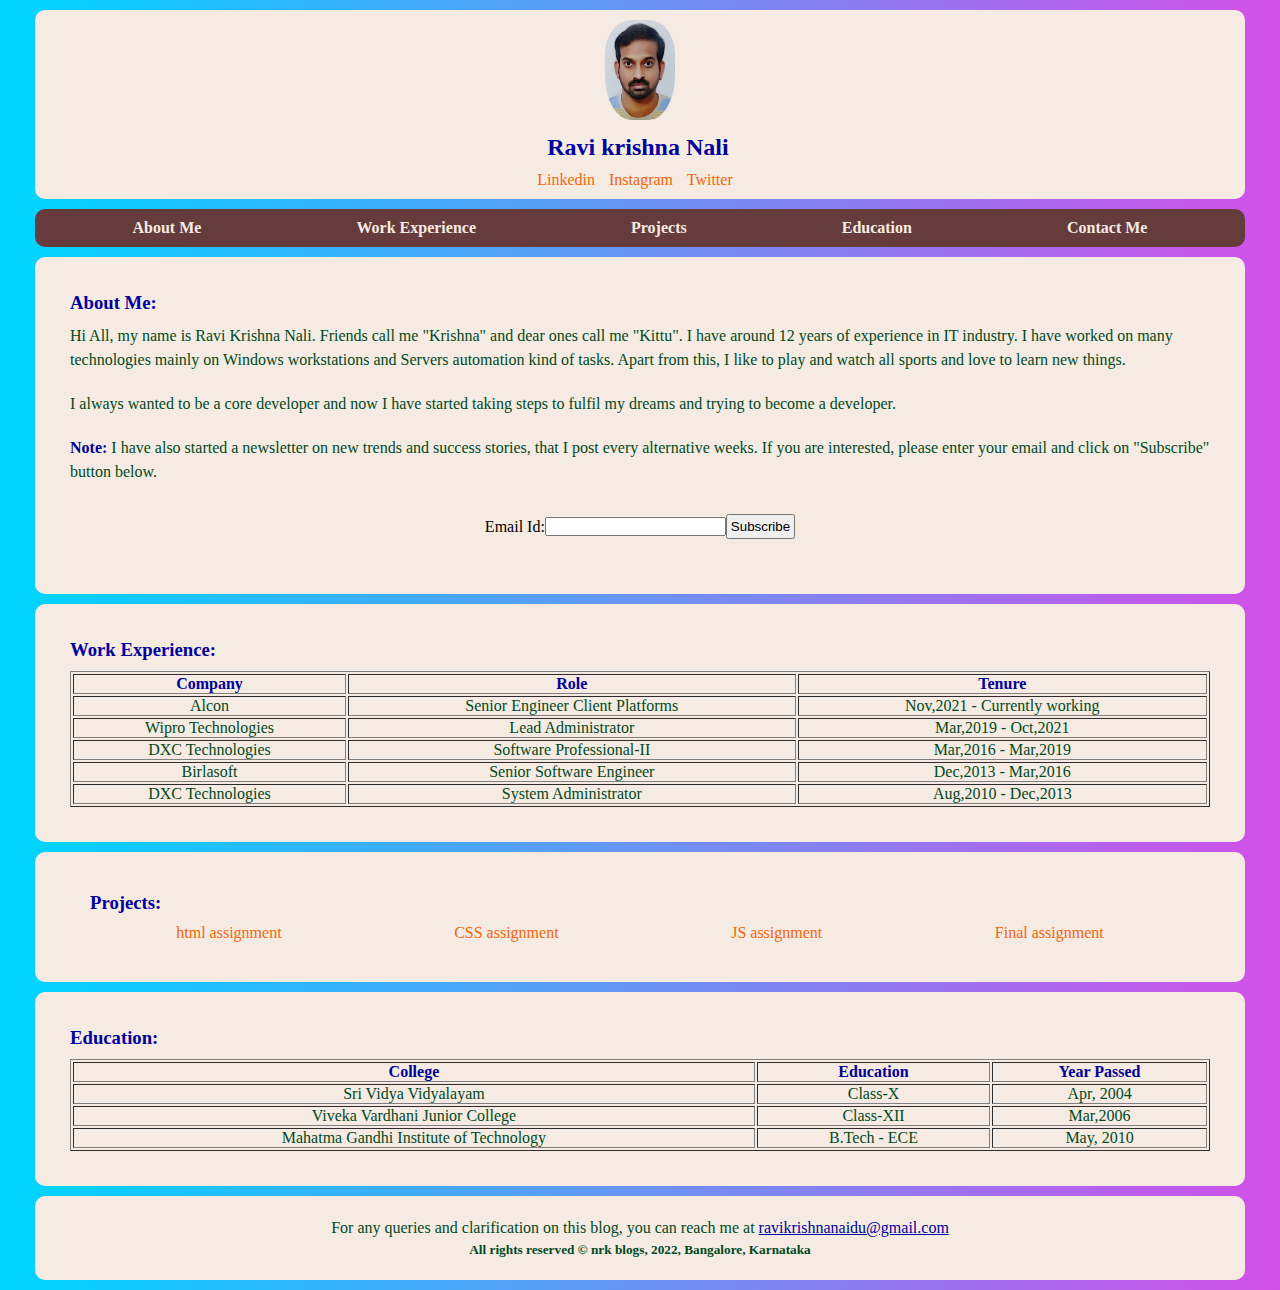
<file: index.html>
<!DOCTYPE html>
<html lang="en">

<head>
  <meta charset="UTF-8" />
  <meta http-equiv="X-UA-Compatible" content="IE=edge" />
  <meta name="viewport" content="width=device-width, initial-scale=1.0" />
  <title>MyResume</title>
  <link rel="stylesheet" href="custom.css" />
</head>

<body>
  <div class="container">
    <!-- header -->
    <header>
      <div class="branding">
        <img src="./images/RaviNali.jpg" height="100px" width="70px" />
      </div>

      <div class="social-media-link">
        <h2>Ravi krishna Nali</h2>
        <a href="https://www.linkedin.com/in/ravi-krishna-30441b22/" target="_blank">Linkedin</a>
        <a href="#">Instagram</a>
        <a href="https://twitter.com/RaviKrishna25" target="_blank">Twitter</a>
      </div>
    </header>
    <!-- navbar -->
    <nav>
      <ul>
        <li><a href="#">About Me</a></li>
        <li><a href="#">Work Experience</a></li>
        <li><a href="#">Projects</a></li>
        <li><a href="#">Education</a></li>
        <li><a href="#">Contact Me</a></li>
      </ul>
    </nav>
    <!-- body -->
    <section class="aboutme">
      <div class="bold-test">
        <h3>About Me:</h3>
      </div>
      <div class="body">
        <p>
          Hi All, my name is Ravi Krishna Nali. Friends call me "Krishna"
          and dear ones call me "Kittu". I have around 12 years of experience
          in IT industry. I have worked on many technologies mainly on Windows
          workstations and Servers automation kind of tasks. Apart from this,
          I like to play and watch all  sports and love to learn new
          things.
        </p>
        <p>
          I always wanted to be a core developer and now I have started taking
          steps to fulfil my dreams and trying to become a developer.
        </p>
        <p>
          <span>Note: </span>I have also started a newsletter on new trends
          and success stories, that I post every alternative weeks. If you are
          interested, please enter your email and click on "Subscribe" button
          below.
        </p>
      </div>
      <form action="#" class="subscribe-email" method="post">
        <label for="email" id="email">Email Id:</label>
        <input type="email" name="email" id="email" />
        <button>Subscribe</button>
      </form>
    </section>
    <section class="work-exp">
      <h3>Work Experience:</h3>
      <div class="experience">
        <table border="1px" style="width:100%; text-align: center;">
          <thead>
            <tr>
              <th>Company</th>
              <th>Role</th>
              <th>Tenure</th>
            </tr>
          </thead>
          <tbody>
            <tr>
              <td>Alcon</td>
              <td>Senior Engineer Client Platforms</td>
              <td>Nov,2021 - Currently working</td>
            </tr>
            <tr>
              <td>Wipro Technologies</td>
              <td>Lead Administrator</td>
              <td>Mar,2019 - Oct,2021</td>
            </tr>
            <tr>
              <td>DXC Technologies</td>
              <td>Software Professional-II</td>
              <td>Mar,2016 - Mar,2019</td>
            </tr>
            <tr>
              <td>Birlasoft</td>
              <td>Senior Software Engineer</td>
              <td>Dec,2013 - Mar,2016</td>
            </tr>
            <tr>
              <td>DXC Technologies</td>
              <td>System Administrator</td>
              <td>Aug,2010 - Dec,2013</td>
            </tr>
          </tbody>
        </table>
    </section>
    <section>
      <div class="project-work">
        <h3>Projects: </h3>
        <div class="project">
          <a href="./html_Ex1/index.html" target="_blank">html assignment</a>
          <a href="./CSS_Flexbox/index.html" target="_blank">CSS assignment</a>
          <a href="#">JS assignment</a>
          <a href="./finalAssignments.html" target="_blank">Final assignment</a>
        </div>
      </div>
  </div>
  </section>
  <section class="work-exp">
    <h3>Education:</h3>
    <div class="experience">
      <table border="1px" style="width:100%; text-align: center;">
        <thead>
          <tr>
            <th>College</th>
            <th>Education</th>
            <th>Year Passed</th>
          </tr>
        </thead>
        <tbody>
          <tr>
            <td>Sri Vidya Vidyalayam</td>
            <td>Class-X</td>
            <td>Apr, 2004</td>
          </tr>
          <tr>
            <td>Viveka Vardhani Junior College</td>
            <td>Class-XII</td>
            <td>Mar,2006</td>
          </tr>
          <tr>
            <td>Mahatma Gandhi Institute of Technology</td>
            <td>B.Tech - ECE</td>
            <td>May, 2010</td>
          </tr>
        </tbody>
      </table>
  </section>
  </div>
  <!-- footer -->
  <footer>
    <section class="contactme">
      <p>For any queries and clarification on this blog, you can reach me at 
        <a href="mailto:ravikrishnanaidu@gmail.com">ravikrishnanaidu@gmail.com</a>
        </p>
      <h5>All rights reserved &copy; nrk blogs, 2022, Bangalore, Karnataka</h5>
    </section>
  </footer>
</body>

</html>
</file>
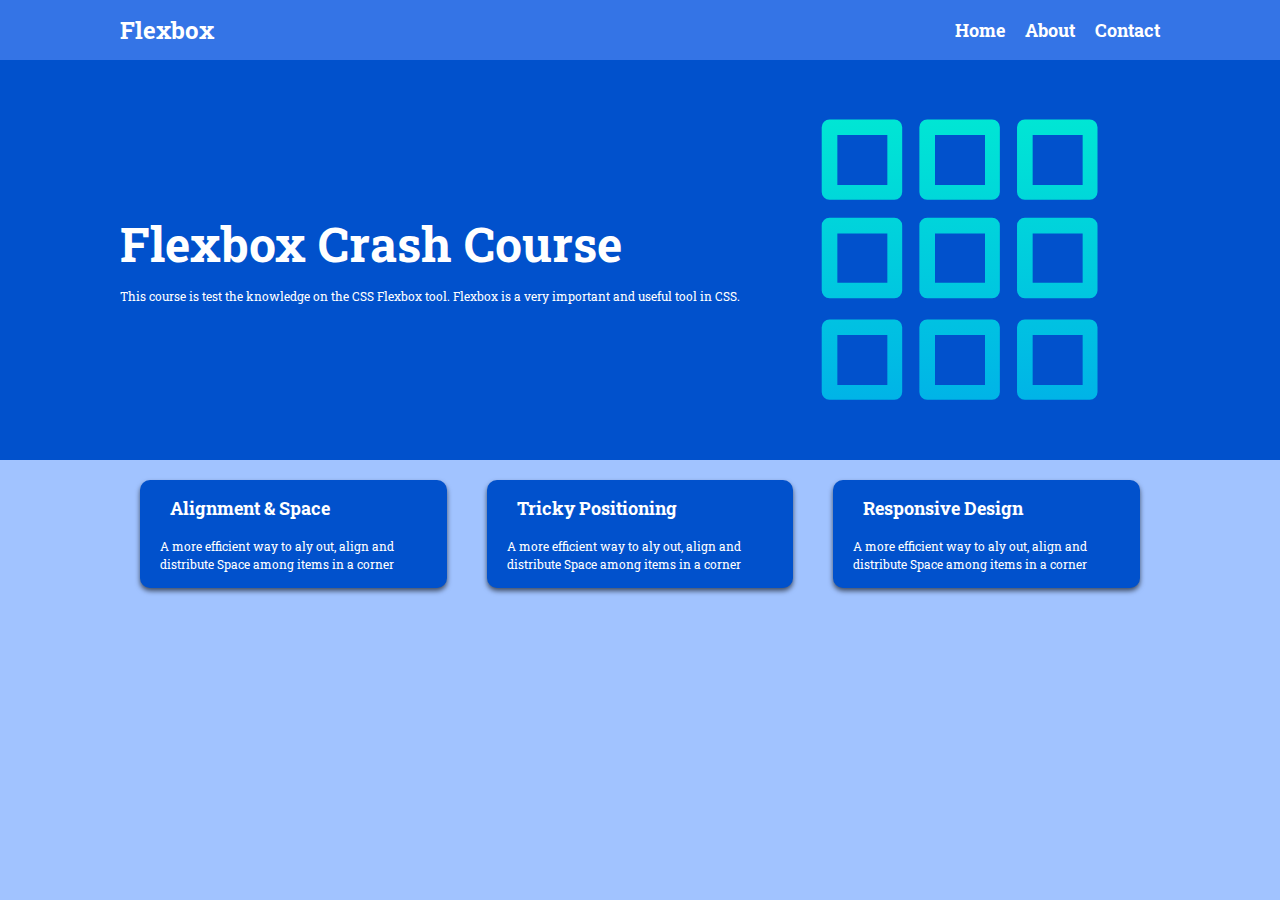
<file: CSS_Flexbox/index.html>
<!DOCTYPE html>
<html lang="en">
  <head>
    <meta charset="UTF-8" />
    <meta http-equiv="X-UA-Compatible" content="IE=edge" />
    <meta name="viewport" content="width=device-width, initial-scale=1.0" />
    <title>Flexbox Tutorial</title>
    <link
      rel="stylesheet"
      href="https://pro.fontawesome.com/releases/v5.10.0/css/all.css"
      integrity="sha384-AYmEC3Yw5cVb3ZcuHtOA93w35dYTsvhLPVnYs9eStHfGJvOvKxVfELGroGkvsg+p"
      crossorigin="anonymous"
    />

    <!-- <link rel="stylesheet" href="reset.css"> -->
    <link rel="stylesheet" href="style.css" />
  </head>
  <body>
    <nav class="navbar">
      <div class="container">
        <div class="logo">Flexbox</div>
        <ul class="nav">
          <li>
            <a href="#">Home</a>
          </li>
          <li>
            <a href="#">About</a>
          </li>
          <li>
            <a href="#">Contact</a>
          </li>
        </ul>
      </div>
    </nav>
    <header class="header">
      <div class="container">
        <div>
          <h1>Flexbox Crash Course</h1>
          <p>
            This course is test the knowledge on the CSS Flexbox tool. Flexbox
            is a very important and useful tool in CSS.
          </p>
        </div>
        <img src="grid.svg" alt="" />
      </div>
    </header>
    <section class="boxes">
      <div class="container">
        <div class="box">
          <h2><i class="fas fa-arrows-alt-v"></i>Alignment & Space</h2>
          <p>
            A more efficient way to aly out, align and distribute Space among
            items in a corner
          </p>
        </div>
        <div class="box">
            <h2><i class="fas fa-arrows-alt"></i>Tricky Positioning</h2>
            <p>
              A more efficient way to aly out, align and distribute Space among
              items in a corner
            </p>
          </div>
          <div class="box">
            <h2><i class="fas fa-mobile"></i>Responsive Design</h2>
            <p>
              A more efficient way to aly out, align and distribute Space among
              items in a corner
            </p>
          </div>
      </div>
    </section>
  </body>
</html>
</file>
<file: Final_Excercise1/index.html>
<!DOCTYPE html>
<html lang="en">
<head>
    <meta charset="UTF-8">
    <meta http-equiv="X-UA-Compatible" content="IE=edge">
    <meta name="viewport" content="width=device-width, initial-scale=1.0">
    <title>Background Color Picker</title>
    <link rel="stylesheet" href="style.css">
</head>
<body>
    <div id="input-container">
        <label for="backgroundcolor">Select Background Color:</label>
        <input class="change-cursor" type="color" id="backgroundcolor" name="backgroundcolor" value="#000"
            onchange="changeBackgroundColor(event)">
    </div>
    <script src="test.js"></script>
</body>
</html>
</file>
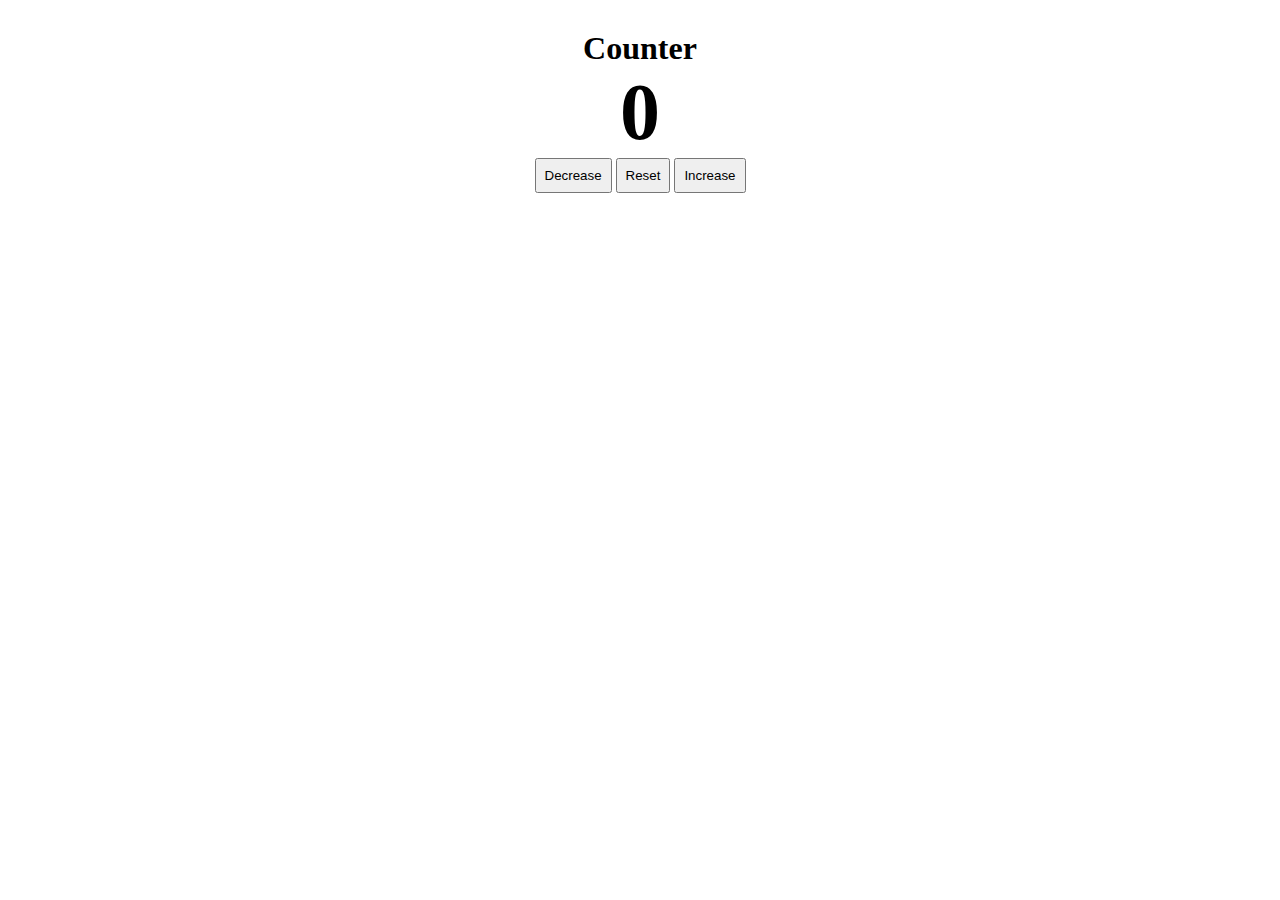
<file: Final_Excercise2/final_Ex2.html>
<!DOCTYPE html>
<html lang="en">
<head>
    <meta charset="UTF-8">
    <meta http-equiv="X-UA-Compatible" content="IE=edge">
    <meta name="viewport" content="width=device-width, initial-scale=1.0">
    <title>Counter App</title>
    <link rel="stylesheet" href="style.css">
</head>
<body>
    <div class="container">
        <h1>Counter</h1>
        <h1 id="count"></h1>
        <div class="buttons">
            <button onclick="decrease()">Decrease</button>
            <button onclick="reset()">Reset</button>
            <button onclick="increase()">Increase</button>
        </div>
    </div>
    <script src="test.js"></script>
</body>
</html>
</file>
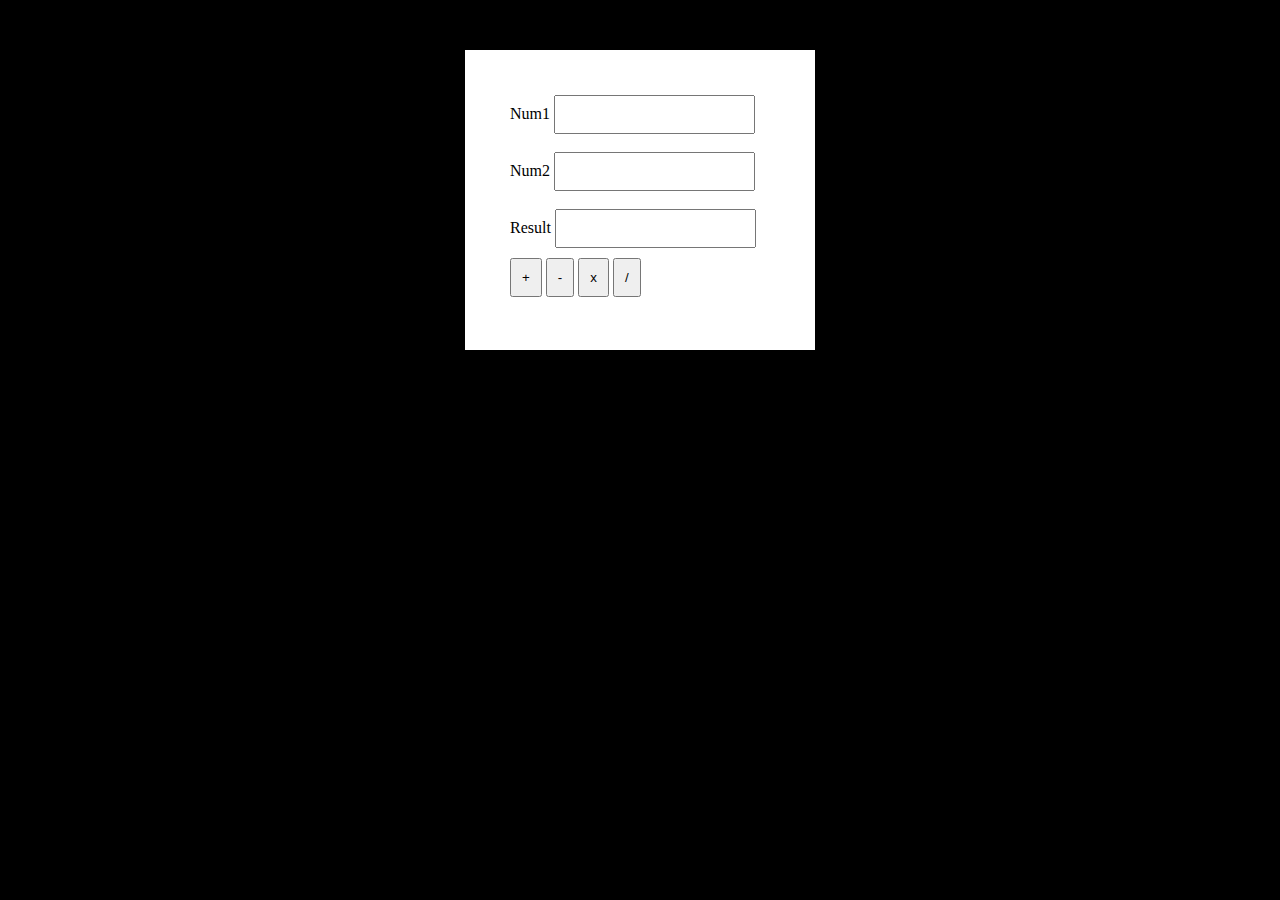
<file: Final_Excercise3/final_Ex3.html>
<!DOCTYPE html>
<html lang="en">
  <head>
    <meta charset="UTF-8" />
    <meta http-equiv="X-UA-Compatible" content="IE=edge" />
    <meta name="viewport" content="width=device-width, initial-scale=1.0" />
    <title>Simple Calculator</title>
    <link rel="stylesheet" href="./style.css" />
  </head>
  <body>
    <div class="container">
      <form id="calculate">
        <div class="inputs">
          <div>
            <label for="num1">Num1 </label>
            <input
              type="number"
              name="num1"
              id="num1"
              required
              onchange="updateNum1(event)"
            />
          </div>
          <br>
          <div>
            <label for="num2">Num2 </label>
            <input
              type="number"
              name="num2"
              id="num2"
              required
              onchange="updateNum2(event)"
            />
          </div>
          <br>
          <div>
            <label for="result">Result </label>
            <input type="number" name="result" id="result" />
          </div>
        </div>
        <div class="buttons">
          <input
            type="button"
            name="add"
            id="add"
            onclick="addition()"
            value="+"
          />
          <input
            type="button"
            name="subtract"
            id="subtract"
            onclick="subtraction()"
            value="-"
          />
          <input
            type="button"
            name="multiply"
            id="multiply"
            onclick="multiplication()"
            value="x"
          />
          <input
            type="button"
            name="devide"
            id="devide"
            onclick="devision()"
            value="/"
          />
        </div>
      </form>
    </div>
    <script src="./test.js"></script>
  </body>
</html>
</file>
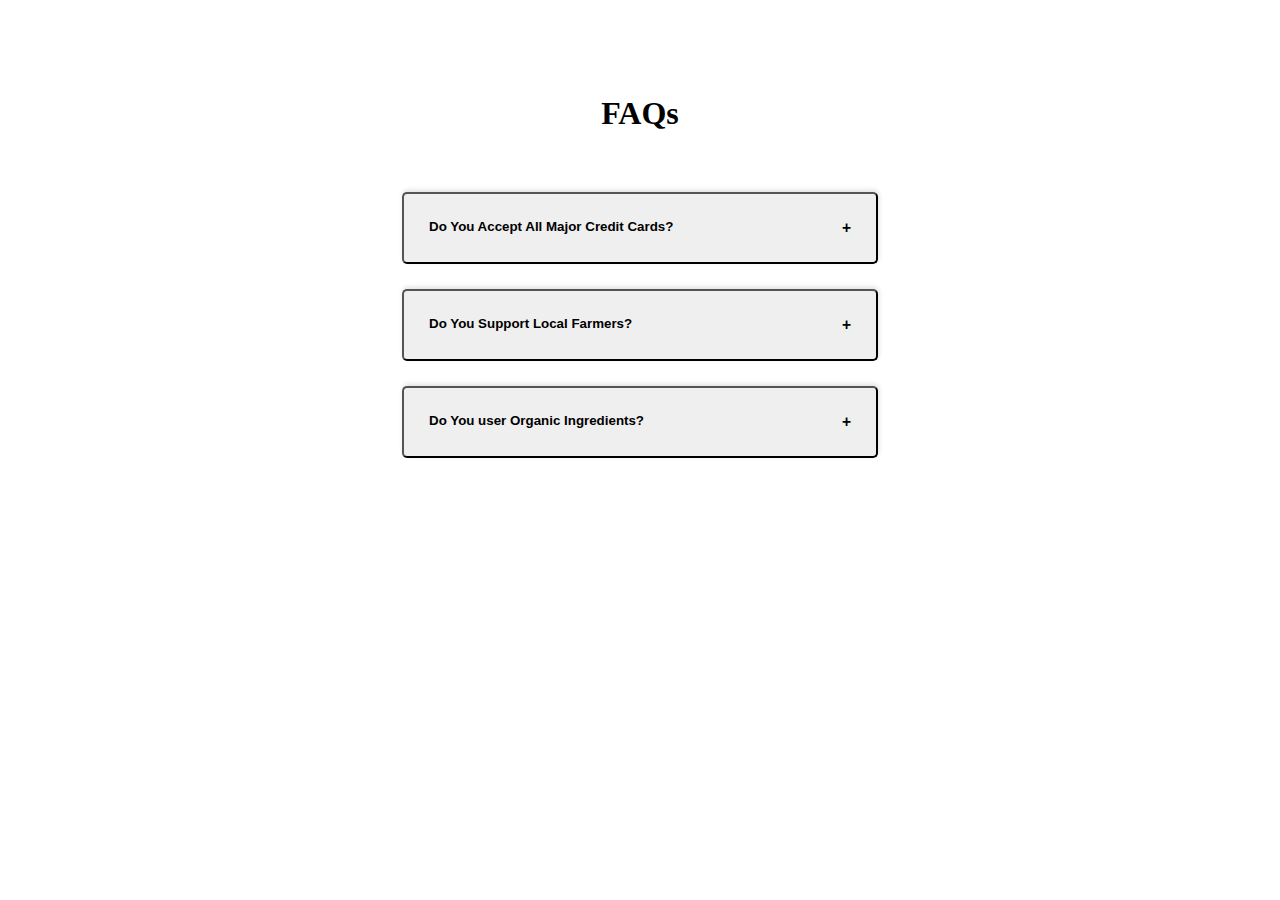
<file: Final_Excercise4/final_Ex4.html>
<!DOCTYPE html>
<html lang="en">

<head>
    <meta charset="UTF-8" />
    <meta http-equiv="X-UA-Compatible" content="IE=edge" />
    <meta name="viewport" content="width=device-width, initial-scale=1.0" />
    <title>FAQ App</title>
    <link rel="stylesheet" href="./style.css" />
</head>

<body>
    <div class="container">
        <div class="header">
            <h1>FAQs</h1>
        </div>
        
        <button class="faqs" id="faq">
            <h4>Do You Accept All Major Credit Cards?</h4>
            <h3>+</h3>
        </button>
        <div class="faq">
            <p>yes, we do accept all major credits provided by most of the banks. However, there are centain conditions
                where a few cards do not support our payment system. You can find the list of cards that are not
                supported below.</p>
        </div>

        <button class="faqs" id="faq">
            <h4>Do You Support Local Farmers?</h4>
            <h3>+</h3>
        </button>
        <div class="faq">
            <p>Yes, we do support local farmers. For any queries or process related information visit our website or
                call our customer care support.</p>
        </div>

        <button class="faqs" id="faq">
            <h4>Do You user Organic Ingredients?</h4>
            <h3>+</h3>
        </button>
        <div class="faq">
            <p>We only use organic ingredients in our products. No artificial substances are included in any step in the
                prepartion of our products.</p>
        </div>
    </div>
    <script src="./test.js"></script>
</body>

</html>
</file>
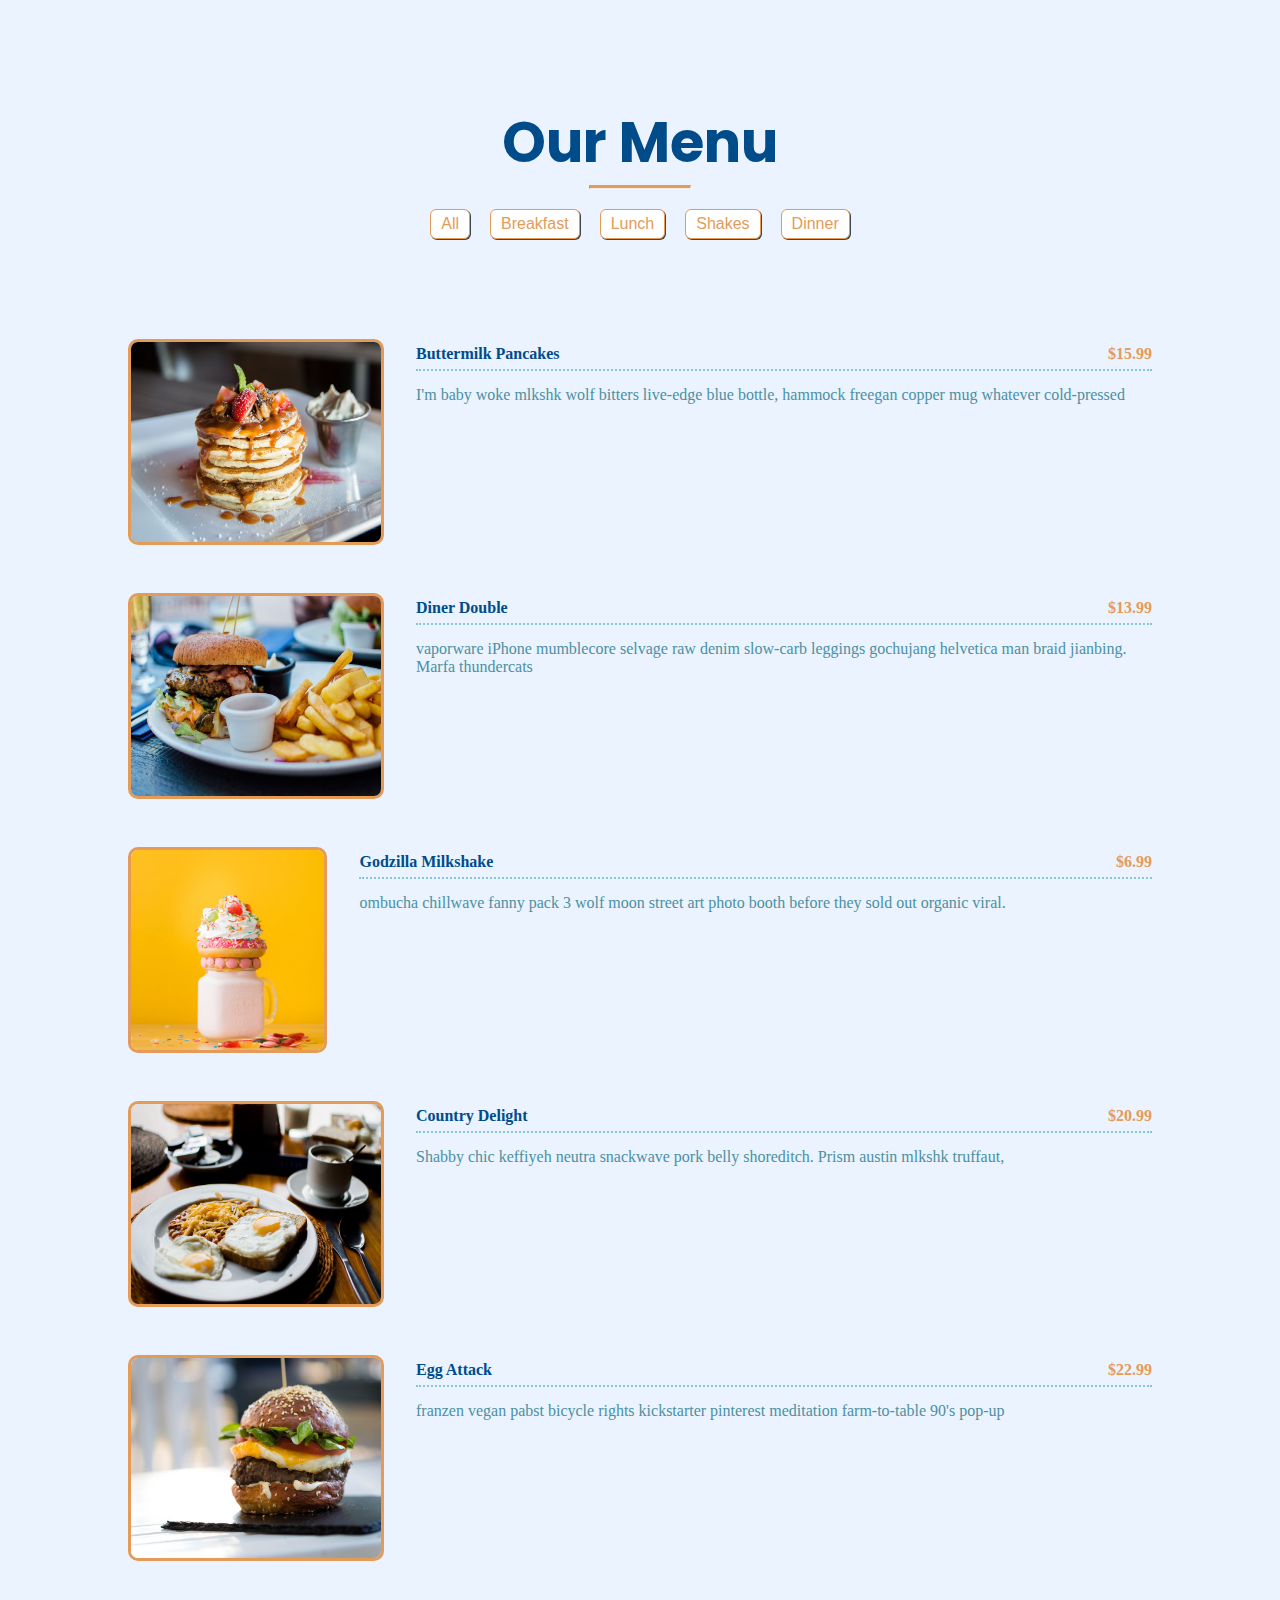
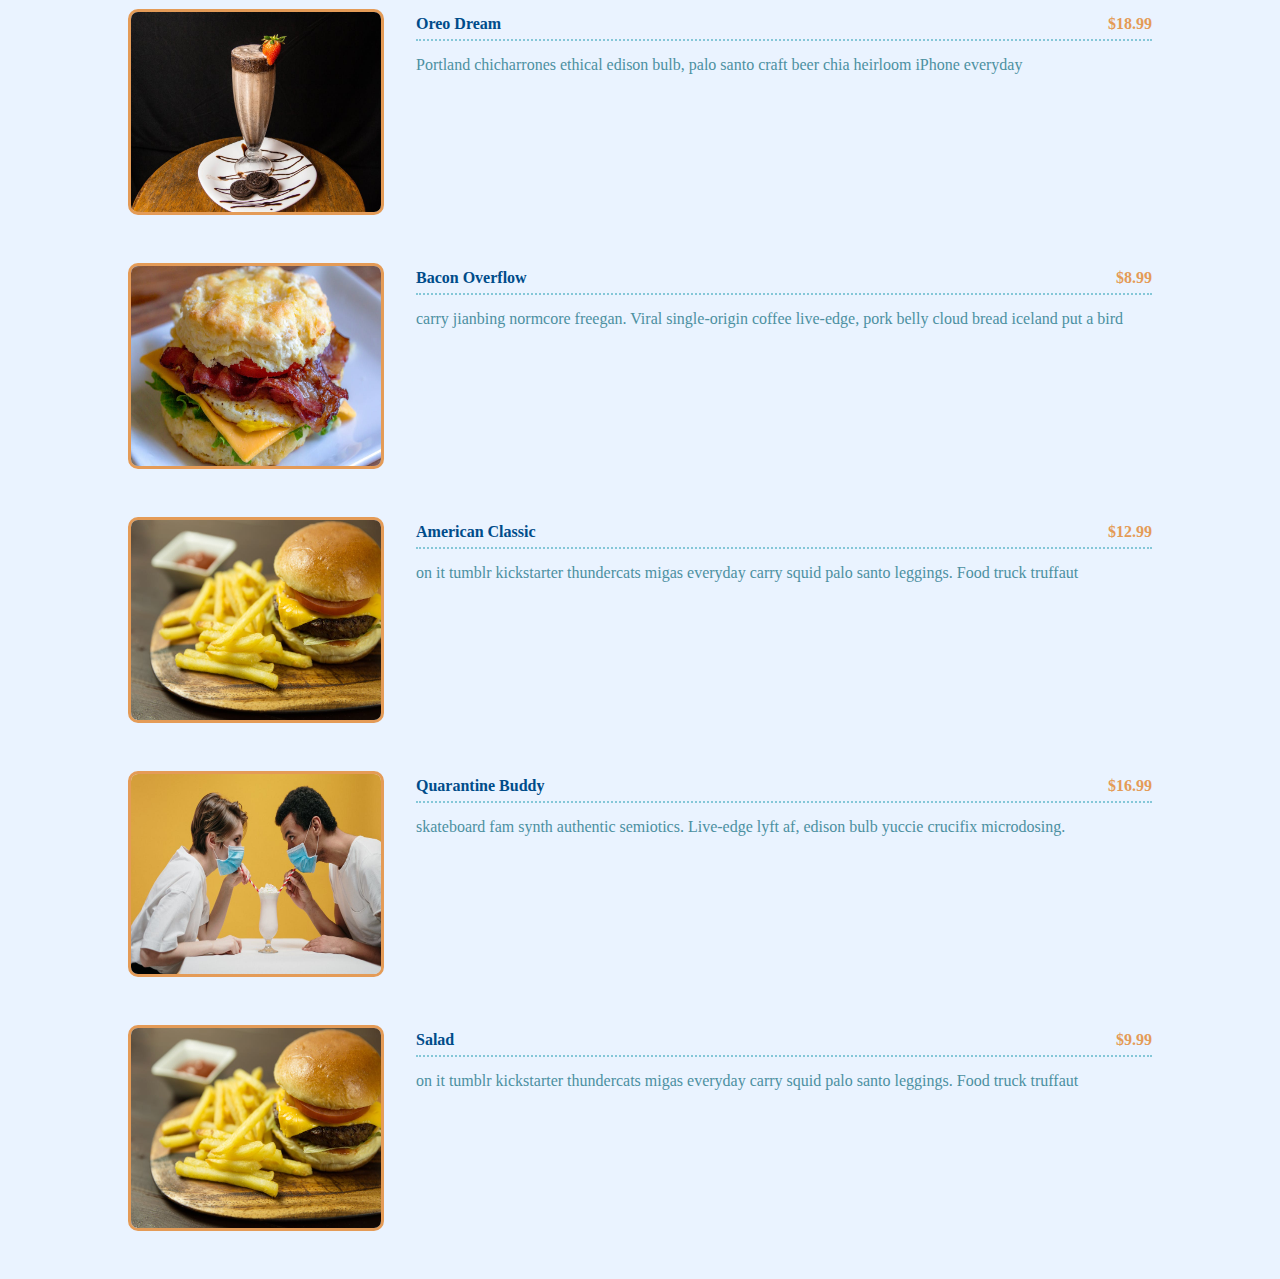
<file: Final_Excercise5/final_Ex5.html>
<!DOCTYPE html>
<html lang="en">
<head>
    <meta charset="UTF-8">
    <meta http-equiv="X-UA-Compatible" content="IE=edge">
    <meta name="viewport" content="width=device-width, initial-scale=1.0">
    <title>Our Menu</title>
    <link rel="stylesheet" href="./style.css">
</head>
<body>
    <div class="container">
        <div class="our-menu">
            <h1>Our Menu</h1>
            <hr>
        </div>
        <div class="nav-bar">
            <button class="button1" id="all">All</button>
            <button class="button1" id="breakfast">Breakfast</button>
            <button class="button1" id="lunch">Lunch</button>
            <button class="button1" id="shakes">Shakes</button>
            <button class="button1" id="dinner">Dinner</button>
        </div>
    </div>
    <article class="section-center">

    </article>

    <script src="./test.js"></script>
</body>
</html>
</file>
<file: custom.css>
* {
    margin: 0;
    padding: 0px;
}

body {
    background: rgb(0,212,255);
background: linear-gradient(90deg, rgba(0,212,255,1) 2%, rgba(211,78,232,0.9920343137254902) 100%);
}

header {
    display: flex;
    flex-direction: column;
    align-items: center;
    justify-content: center;
    background-color: rgb(245, 235, 226);
    margin: 10px 35px;
    border-radius: 10px;
}

.branding img {
    border-radius: 40%;
    padding: 10px 10px 0px;
}

.social-media-link h2 {
    margin: 10px;
    color: rgb(0, 0, 156);
}
.social-media-link {
    padding-bottom: 10px;
}

.social-media-link a {
    text-decoration: none;
    margin-right: 10px;
    color: rgb(243, 102, 9);
    
}

.social-media-link a:hover {
    color: rgb(2, 73, 34);
}

nav {
    background-color: rgb(102, 59, 59);
    margin: 10px 35px;
    border-radius: 10px;
}

nav ul {
    list-style: none;
    display: flex;
    justify-content: space-around;
    padding: 10px 20px;
}

nav ul li {
    margin: 0;
    
}

nav ul li a {
    text-decoration: none;
    color:rgb(245, 235, 226);
    font-weight: bold;
}

nav ul li a:hover {
    color:rgb(244, 255, 149);
}

.aboutme {
    padding: 35px;
}

section {
    padding: 20px;
    background-color: rgb(245, 235, 226);
    margin: 10px 35px;
    border-radius: 10px;
}

.bold-test h3 {
    padding-bottom: 10px;
    color:rgb(0, 0, 156);
}

.body p {
    margin-bottom: 20px;
    color:rgb(2, 73, 34);;
    line-height: 1.5;
}

.body p span {
    font-weight: bold;
    color:rgb(0, 0, 156);
}

.subscribe-email {
    display: flex;
    justify-content: center;
    align-items: center;
    padding: 10px;
    margin: 10px auto;

}

.subscribe-email button {
    padding: 3px;
}

.work-exp {
    padding: 35px;
    color: rgb(0, 0, 156);
}
.work-exp .experience {
    padding-top: 10px;
    color: rgb(2, 73, 34);
}

.work-exp .experience thead {
    color: rgb(0, 0, 156);
}

.project-work {
    padding: 20px 35px;
    color: rgb(0, 0, 156);
}

.project-work .project {
    display: flex;
    justify-content: space-around;
    padding-top: 10px;
}

.project-work .project a {
    text-decoration: none;
    color: rgb(243, 102, 9);
}

.project-work .project a:hover {
    color: rgb(2, 73, 34);
}

.contactme {
    display: flex;
    flex-direction: column;
    align-items: center;
    color: rgb(2, 73, 34);
    line-height: 1.5;

}

.contactme a {
    color: rgb(0, 0, 156);
}

@media(max-width: 768px) {
    nav ul {
        display: flex;
       flex-direction: column;
       align-items: center;
    }
    
}
</file>
<file: CSS_Flexbox/style.css>
@import url('https://fonts.googleapis.com/css2?family=Hind+Siliguri:wght@300&family=Outfit&family=Roboto+Slab&display=swap');

* {
    box-sizing: border-box;
    margin: 0;
    padding: 0;
}

body {
    font-family: "Roboto Slab", Arial, Helvetica, sans-serif;
    font-size: 12px;
    line-height: 1.5;
    color: #333;
    background: #a1c3ff;;
}

img {
    max-width: 100%;
}

h1, h2 {
    margin-bottom: 15px;

}

ul {
    list-style: none;
}

.container {
    max-width: 1100px;
    margin: 0 auto;
    padding: 0 30px;
}

.navbar {
    background: #3474e6;
    color: #fff;
    height: 60px;
}

.navbar .logo {
    font-size: x-large;
    font-weight: bold;
}

.navbar .container {
    display: flex;
    justify-content: space-between;
    align-items: center;
    height: 100%;
}

.navbar a {
    color: #fff;
    text-decoration: none;
    font-size: 18px;
    font-weight: bold;
}

.navbar a:hover {
    color: rgb(243, 120, 39);
}

.navbar ul {
    display: flex;
    
}

.navbar ul li {
    margin-left: 20px;
}

.header {
    background-color: #0151cc;
    color: #fff;
    min-height: 400px;
}

.header h1 {
    font-size: 3rem;
    font-weight: bold;
    line-height: 1.2;
}

.header img {
    max-width: 400px;
}

.header .container {
    display: flex;
    align-items: center;
    justify-content: space-between;
}

.boxes .container {
    display: flex;
    justify-content: space-between;
}

.box {
    flex: 1;
    background-color: #0151cc;
    color: #fff;
    border-radius: 10px;
    margin: 20px 20px;
    box-shadow: 0 3px 5px rgba(0,0,0,0.6);
    padding: 15px 20px;
}

.box i {
    margin-right: 10px;
}

@media(max-width: 768px) {
    .header .container {
        flex-direction: column;
        padding: 20px;
        text-align: center;
    }

    .boxes .container {
        display: block;
        text-align: center;
    }
}
</file>
<file: Final_Excercise1/style.css>
* {
    margin = 0px;
    padding: 0px;
}

body {
    background-color: black;
}

body #input-container {
    background-color: #fff;
    width: 250px;
    text-align: center;
    padding: 15px 10px;
    font-weight: bold;
    margin: 100px auto;
    border-radius: 5px;
}
</file>
<file: Final_Excercise2/style.css>
* {
    margin: 0px;
    padding: 0px;
}

.container {
    display: flex;
    flex-direction: column;
    align-items: center;
    margin-top: 30px;
}

.container #count {
    font-size: 80px;
}

.buttons button {
    padding: 8px;
}
</file>
<file: Final_Excercise3/style.css>
* {
    margin: 0px;
    padding: 0px;
}

body {
    background-color: black;

}

.container {
    background-color: #ffffff;
    width: 300px;
    height: 250px;
    margin: 50px auto;
    padding: 25px;
}

.container #calculate {
    padding: 20px;
}

.inputs input{
    padding: 10px;
 
}

.container .buttons {
    margin-top: 10px;
}

.container .buttons input {
    padding: 10px;
}
</file>
<file: Final_Excercise4/style.css>
* {
    margin: 0px;
    padding: 0px;
}

.container {
    display: flex;
    flex-direction: column;
    flex: 1;
    text-align: center;
    margin: 50px auto;
    padding: 45px;
}

.container .header {
    padding-bottom: 35px;
}


.container .faqs {
    display: flex;
    justify-content: space-between;
    width: 40%;
    padding: 25px;
    margin: 25px auto 0px;
    box-shadow: 1px -2px 5px rgb(224, 224, 224);
    border-radius: 5px;
    cursor: pointer;
  
}

.faqs h3 {
    font-weight: bolder;
}

.container .faq {
    width: 35%;
    margin:0px auto;
    text-align: left;
}

.faq {
    display: none;
    overflow: hidden;
    padding: 0 10px;
}

@media(max-width: 768px) {
    .container .faqs {
        width: 70%;
    }
    .container .faq {
        width: 70%;
    }
}
</file>
<file: Final_Excercise5/style.css>
@import url('https://fonts.googleapis.com/css2?family=Poppins&display=swap');

* {
    margin: 0px;
    padding: 0px;
}

body {
    background-color: rgb(234, 243, 255);
}

.container {
    margin: 50px;
    padding: 50px;
    font-family: 'Poppins', Courier, monospace;
}

.container .our-menu {
    text-align: center;
    color: rgb(0, 76, 138);
}

.container .our-menu h1{
    font-size: 3.5rem ;
}

.container .our-menu hr {
    width: 100px;
    margin: 0 auto;
    border-top: 3px solid rgb(228, 155, 87);;
}

.nav-bar {
    margin: 20px 25px 0px;
    padding: 15x;
    text-align: center;
}

.nav-bar .button1 {
    padding: 5px 10px;
    background-color: #ffffff;
    border: 1px solid rgb(228, 155, 87);
    border-radius: 6px;
    box-shadow: 1px 1px #414747;
    color: rgb(228, 155, 87);
    cursor: pointer;
    font-size: 1rem;
    margin: 0 8px;
}

.nav-bar .button1:hover {
    color: #ffffff;
    background-color: rgb(228, 155, 87);
    box-shadow: 1.5px 2.5px #414747;
}

.section-center {
margin: 0 auto;
padding: 0 25px;
max-width: 80%;
}

.menu-item {
    display: flex;
    flex: 1;
    gap: 2rem;
    padding-bottom: 3rem;
}

.menu-item img {
    border: 3px solid rgb(228, 155, 87);
    border-radius: 10px;
    width: 250px;
}

.item-info {
    width: 100%;
}

.item-info header {
    display: flex;
    justify-content: space-between;
    border-bottom: 2px dotted rgb(133, 199, 216);
    padding: 6px 0px;
    margin-bottom: 15px;
}

.item-info header h4 {
    color: rgb(0, 76, 138);
}

.item-info .price {
    color: rgb(228, 155, 87);
}

.item-info .item-text {
    color: rgb(76, 144, 161);
}

@media(max-width: 768px) {
    .nav-bar {
        display: flex;
        flex-direction: column;
        gap: 10px;
    }
    .menu-item {
        display: flex;
        flex-direction: column;
    }
}
</file>
